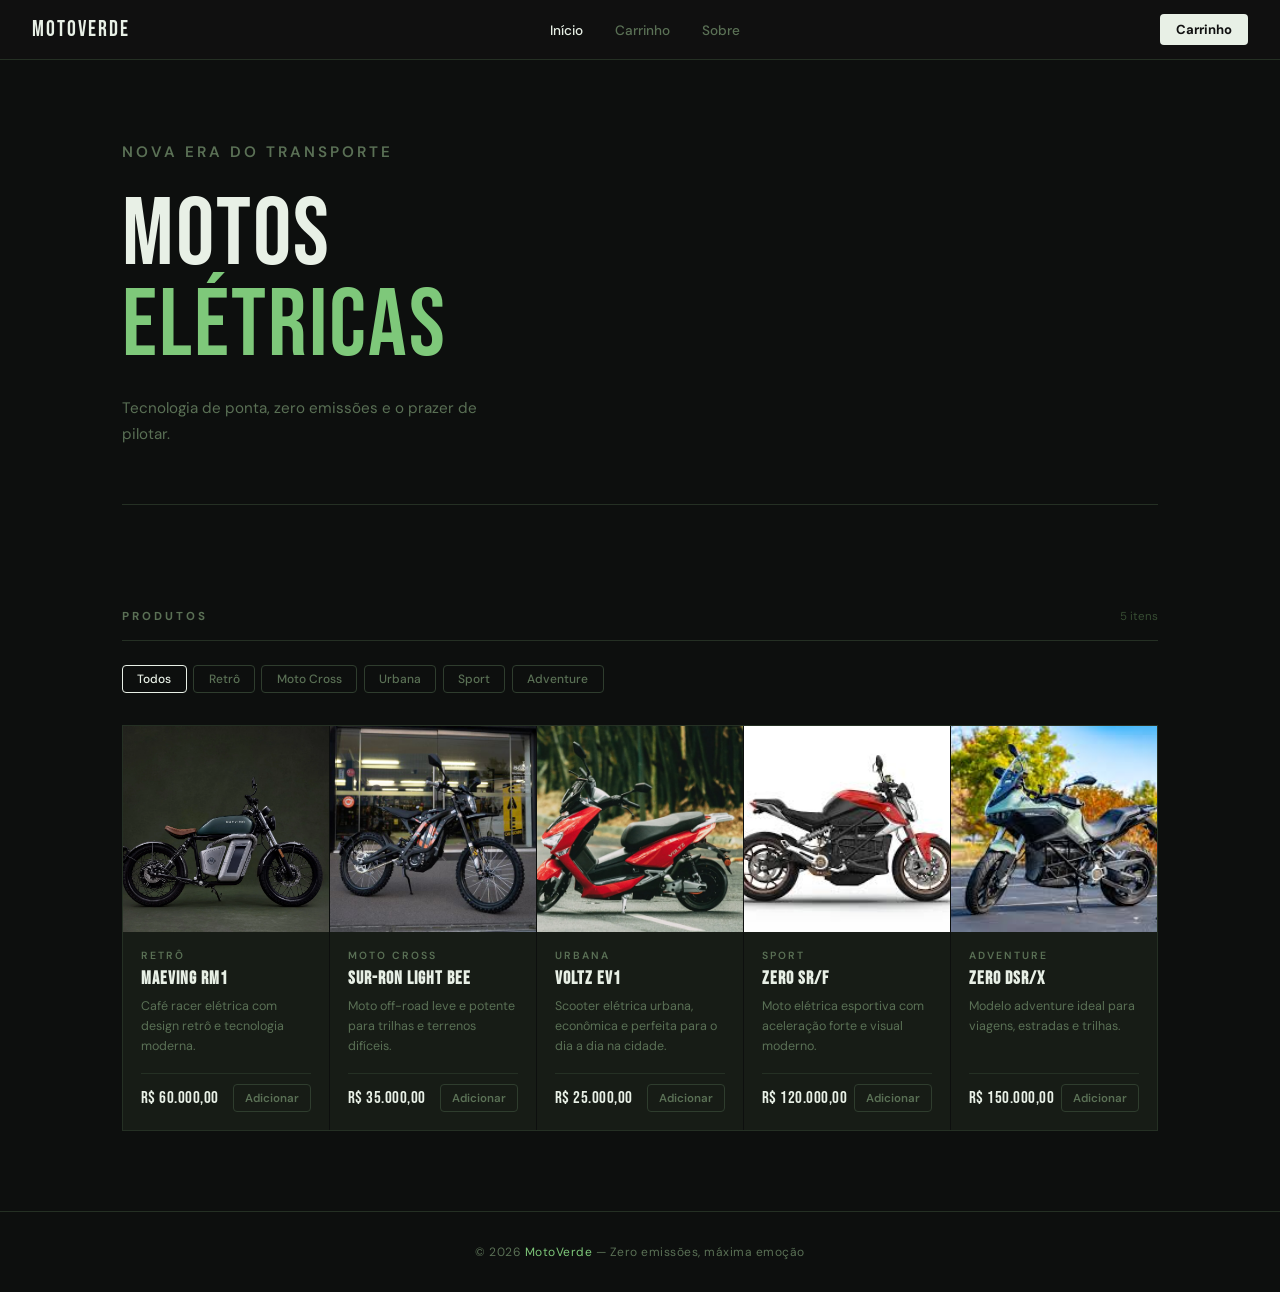
<file: index.html>
<!DOCTYPE html>
<html lang="pt-BR">
<head>
  <meta charset="UTF-8"/>
  <meta name="viewport" content="width=device-width, initial-scale=1.0"/>
  <title>MotoVerde — Motos Elétricas</title>
  <link rel="stylesheet" href="src/css/estilo.css"/>
</head>
<body>

  <div class="toast" id="toast"></div>

  <nav>
    <a href="index.html" class="nav-logo">Moto<span>Verde</span></a>
    <ul class="nav-links">
      <li><a href="index.html" class="ativo">Início</a></li>
      <li><a href="pages/loja.html">Carrinho</a></li>
      <li><a href="pages/sobre.html">Sobre</a></li>
    </ul>
    <a href="pages/loja.html" class="nav-cart">
      Carrinho <span class="cart-badge" id="badge" style="display:none">0</span>
    </a>
  </nav>

  <div class="hero">
    <p class="hero-eyebrow">Nova era do transporte</p>
    <h1>MOTOS<br><em>ELÉTRICAS</em></h1>
    <p>Tecnologia de ponta, zero emissões e o prazer de pilotar.</p>
    <div class="hero-divider"></div>
  </div>

  <section class="secao">
    <div class="secao-header">
      <span class="secao-titulo">Produtos</span>
      <span class="secao-count" id="count-label"></span>
    </div>
    <div class="filtros" id="filtros"></div>
    <div class="grid" id="grid-produtos"></div>
  </section>

  <footer><p>© 2026 <span>MotoVerde</span> — Zero emissões, máxima emoção</p></footer>

  <script src="src/js/script.js"></script>
</body>
</html>
</file>
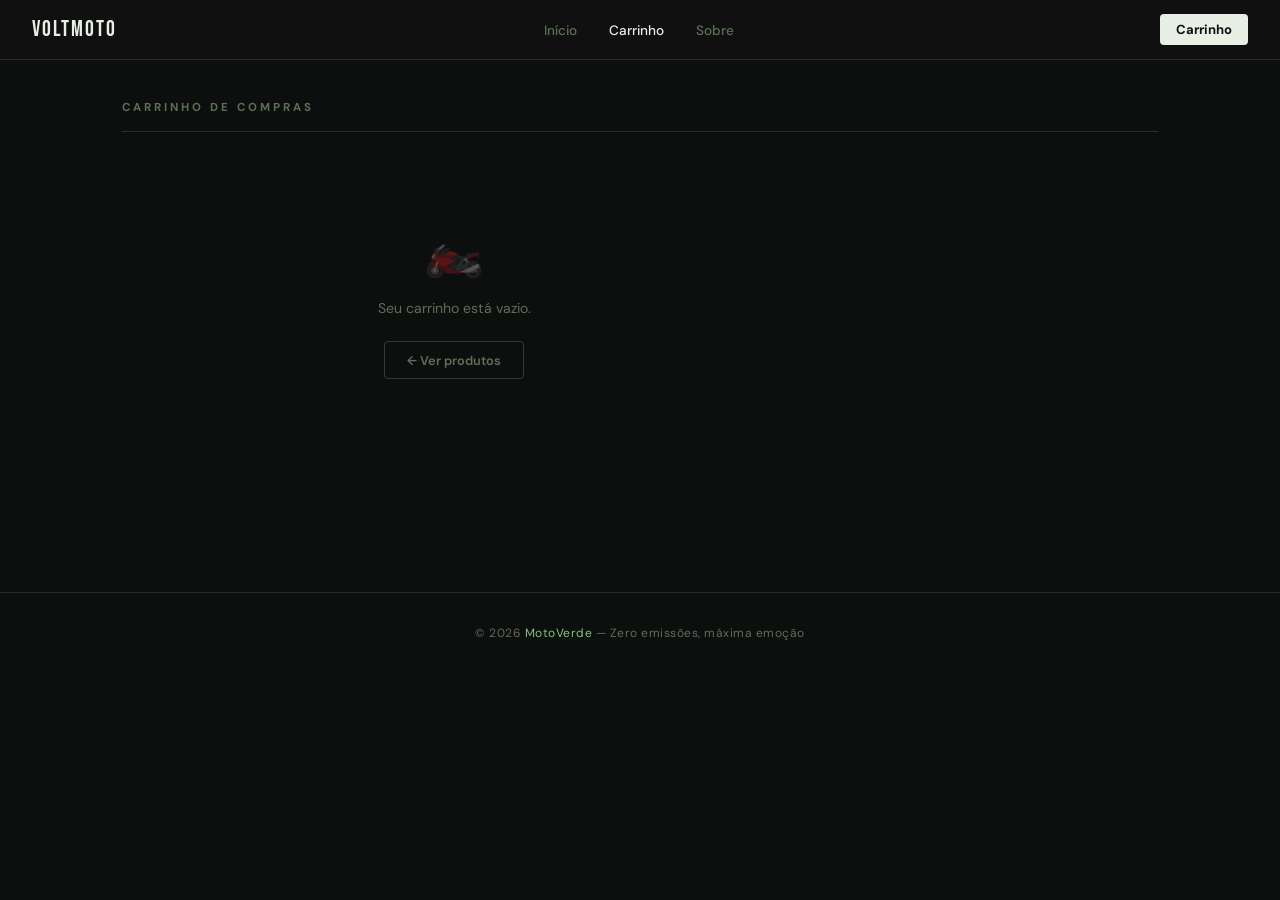
<file: pages/loja.html>
<!DOCTYPE html>
<html lang="pt-BR">
<head>
  <meta charset="UTF-8"/>
  <meta name="viewport" content="width=device-width, initial-scale=1.0"/>
  <title>VoltMoto — Carrinho</title>
  <link rel="stylesheet" href="../src/css/estilo.css"/>
</head>
<body>
 
  <div class="toast" id="toast"></div>
 
  <nav>
    <a href="../index.html" class="nav-logo">VOLT<span>MOTO</span></a>
    <ul class="nav-links">
      <li><a href="../index.html">Início</a></li>
      <li><a href="loja.html" class="ativo">Carrinho</a></li>
      <li><a href="sobre.html">Sobre</a></li>
    </ul>
    <a href="loja.html" class="nav-cart">
      Carrinho <span class="cart-badge" id="badge">0</span>
    </a>
  </nav>
 
  <section class="secao">
    <div class="secao-header">
      <span class="secao-titulo">Carrinho de Compras</span>
    </div>
    <div class="carrinho-layout">
      <ul class="carrinho-lista" id="carrinho-lista"></ul>
      <aside id="resumo-container">
        <div class="resumo-box">
          <h3>Resumo do Pedido</h3>
          <div class="resumo-linha">
            <span class="rl">Subtotal</span>
            <span class="rv" id="subtotal-valor">R$ 0,00</span>
          </div>
          <div class="resumo-linha">
            <span class="rl">Desconto (10%)</span>
            <span class="rv" id="desconto-valor">R$ 0,00</span>
          </div>
          <div class="resumo-total">
            <span class="rl">Total</span>
            <span id="total-valor">R$ 0,00</span>
          </div>
          <button class="btn-desc" id="btn-desconto">Aplicar cupom 10% OFF</button>
          <button class="btn-fin" id="btn-finalizar">Finalizar Compra</button>
        </div>
      </aside>
    </div>
  </section>
 
  <footer><p>© 2026 <span>MotoVerde</span> — Zero emissões, máxima emoção</p></footer>
 
  <script src="../src/js/script.js"></script>
</body>
</html>
</file>
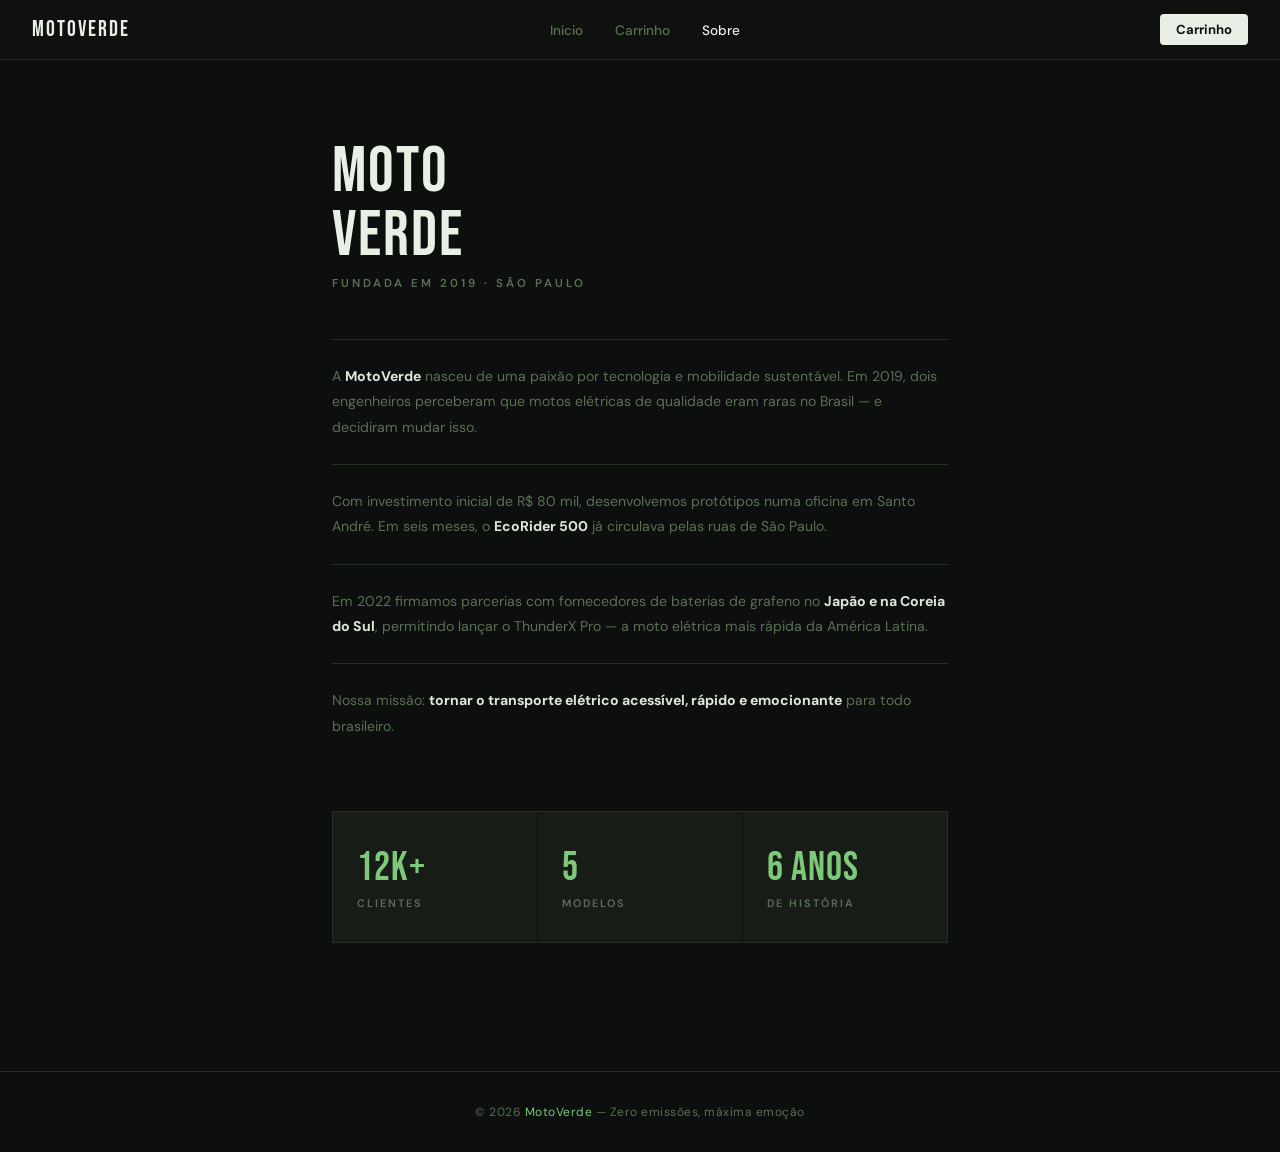
<file: pages/sobre.html>
<!DOCTYPE html>
<html lang="pt-BR">
<head>
  <meta charset="UTF-8"/>
  <meta name="viewport" content="width=device-width, initial-scale=1.0"/>
  <title>VoltMoto — Sobre</title>
  <link rel="stylesheet" href="../src/css/estilo.css"/>
</head>
<body>

  <nav>
    <a href="../index.html" class="nav-logo">Moto<span>Verde</span></a>
    <ul class="nav-links">
      <li><a href="../index.html">Início</a></li>
      <li><a href="loja.html">Carrinho</a></li>
      <li><a href="sobre.html" class="ativo">Sobre</a></li>
    </ul>
    <a href="loja.html" class="nav-cart">Carrinho</a>
  </nav>

  <div class="sobre">
    <h2>MOTO<br>VERDE</h2>
    <span class="sobre-sub">Fundada em 2019 · São Paulo</span>
    <div class="sobre-bloco"><p>A <strong>MotoVerde</strong> nasceu de uma paixão por tecnologia e mobilidade sustentável. Em 2019, dois engenheiros perceberam que motos elétricas de qualidade eram raras no Brasil — e decidiram mudar isso.</p></div>
    <div class="sobre-bloco"><p>Com investimento inicial de R$ 80 mil, desenvolvemos protótipos numa oficina em Santo André. Em seis meses, o <strong>EcoRider 500</strong> já circulava pelas ruas de São Paulo.</p></div>
    <div class="sobre-bloco"><p>Em 2022 firmamos parcerias com fornecedores de baterias de grafeno no <strong>Japão e na Coreia do Sul</strong>, permitindo lançar o ThunderX Pro — a moto elétrica mais rápida da América Latina.</p></div>
    <div class="sobre-bloco"><p>Nossa missão: <strong>tornar o transporte elétrico acessível, rápido e emocionante</strong> para todo brasileiro.</p></div>
    <div class="sobre-nums">
      <div class="num-card"><span class="n">12K+</span><span class="nl">Clientes</span></div>
      <div class="num-card"><span class="n">5</span><span class="nl">Modelos</span></div>
      <div class="num-card"><span class="n">6 anos</span><span class="nl">de história</span></div>
    </div>
  </div>

  <footer><p>© 2026 <span>MotoVerde</span> — Zero emissões, máxima emoção</p></footer>

  <script src="../src/js/script.js"></script>
</body>
</html>
</file>
<file: src/css/estilo.css>
@import url('https://fonts.googleapis.com/css2?family=Bebas+Neue&family=DM+Sans:ital,opsz,wght@0,9..40,300;0,9..40,400;0,9..40,500;1,9..40,300&display=swap');
 
:root {
  --bg:        #0d0f0e;
  --bg2:       #131712;
  --card:      #171c16;
  --border:    #253024;
  --border2:   #2f3d2e;
  --texto:     #dde8db;
  --suave:     #5a7055;
  --suave2:    #374d33;
  --branco:    #e8f0e6;
  --acento:    #7ec87a;
  --destaque:  #a8d8a4;
  --radius:    4px;
  --radius-lg: 12px;
}
*, *::before, *::after { margin: 0; padding: 0; box-sizing: border-box; }
html { scroll-behavior: smooth; }
body {
  font-family: 'DM Sans', sans-serif;
  background: var(--bg);
  color: var(--texto);
  min-height: 100vh;
  -webkit-font-smoothing: antialiased;
}
 
/* ── NAV ── */
nav {
  height: 60px;
  border-bottom: 1px solid var(--border);
  display: flex;
  align-items: center;
  justify-content: space-between;
  padding: 0 2rem;
  position: sticky;
  top: 0;
  z-index: 200;
  background: rgba(17,17,17,0.97);
  backdrop-filter: blur(12px);
}
.nav-logo {
  font-family: 'Bebas Neue', sans-serif;
  font-size: 1.4rem;
  text-decoration: none;
  color: var(--branco);
  letter-spacing: 2px;
}
.nav-links { list-style: none; display: flex; gap: 2rem; }
.nav-links a {
  color: var(--suave);
  text-decoration: none;
  font-size: 0.85rem;
  font-weight: 500;
  transition: color 0.15s;
}
.nav-links a:hover, .nav-links a.ativo { color: var(--branco); }
.nav-cart {
  background: var(--branco);
  color: #111;
  border: none;
  padding: 0.45rem 1rem;
  border-radius: var(--radius);
  font-family: 'DM Sans', sans-serif;
  font-weight: 700;
  font-size: 0.82rem;
  cursor: pointer;
  display: flex;
  align-items: center;
  gap: 0.5rem;
  transition: opacity 0.2s;
  text-decoration: none;
}
.nav-cart:hover { opacity: 0.85; }
.cart-badge {
  background: #111;
  color: #fff;
  border-radius: var(--radius);
  width: 18px; height: 18px;
  display: flex; align-items: center; justify-content: center;
  font-size: 0.7rem; font-weight: 900;
}
 
/* ── HERO ── */
.hero { padding: 5rem 2rem 4rem; max-width: 1100px; margin: 0 auto; }
.hero-eyebrow {
  font-size: 0.72rem; font-weight: 600; text-transform: uppercase;
  letter-spacing: 3px; color: var(--suave); margin-bottom: 1.5rem;
}
.hero h1 {
  font-family: 'Bebas Neue', sans-serif;
  font-size: clamp(3rem, 8vw, 6rem);
  font-weight: 400; line-height: 0.95;
  letter-spacing: 2px; color: var(--branco); margin-bottom: 1.5rem;
}
.hero h1 em { font-style: normal; color: var(--acento); }
.hero p { font-size: 0.95rem; color: var(--suave); max-width: 400px; line-height: 1.7; }
.hero-divider { width: 100%; height: 1px; background: var(--border); margin: 3.5rem 0 0; }
 
/* ── SEÇÃO ── */
.secao { max-width: 1100px; margin: 0 auto; padding: 2.5rem 2rem 5rem; }
.secao-header {
  display: flex; align-items: baseline; justify-content: space-between;
  margin-bottom: 1.5rem; padding-bottom: 1rem; border-bottom: 1px solid var(--border);
}
.secao-titulo { font-size: 0.72rem; font-weight: 700; text-transform: uppercase; letter-spacing: 3px; color: var(--suave); }
.secao-count { font-size: 0.72rem; color: var(--suave2); }
 
/* ── FILTROS ── */
.filtros { display: flex; gap: 0.4rem; margin-bottom: 2rem; flex-wrap: wrap; }
.filtro-btn {
  background: transparent; border: 1px solid var(--border2);
  color: var(--suave); padding: 0.3rem 0.9rem;
  border-radius: var(--radius); font-family: 'DM Sans', sans-serif;
  font-weight: 500; font-size: 0.75rem; cursor: pointer; transition: all 0.15s;
}
.filtro-btn.ativo, .filtro-btn:hover { border-color: var(--branco); color: var(--branco); }
 
/* ── GRID ── */
.grid {
  display: grid;
  grid-template-columns: repeat(auto-fill, minmax(200px, 1fr));
  gap: 1px; border: 1px solid var(--border);
}
 
/* ── CARD ── */
.card { background: var(--card); display: flex; flex-direction: column; transition: background 0.2s; animation: fadeUp 0.4s ease both; }
.card:hover { background: #202020; }
@keyframes fadeUp { from { opacity: 0; transform: translateY(14px); } to { opacity: 1; transform: translateY(0); } }
.card-img { width: 100%; aspect-ratio: 1; background: var(--bg2); display: flex; align-items: center; justify-content: center; font-size: 3.5rem; overflow: hidden; }
.card-img img { width: 100%; height: 100%; object-fit: cover; display: block; }
.card-body { padding: 1.1rem; display: flex; flex-direction: column; flex: 1; gap: 0.45rem; }
.card-badge { font-size: 0.65rem; font-weight: 600; text-transform: uppercase; letter-spacing: 2px; color: var(--suave); }
.card-nome { font-family: 'Bebas Neue', sans-serif; font-size: 1.15rem; color: var(--branco); line-height: 1.1; letter-spacing: 1px; }
.card-desc { font-size: 0.78rem; color: var(--suave); line-height: 1.6; flex: 1; }
.card-footer { display: flex; align-items: center; justify-content: space-between; margin-top: 0.6rem; padding-top: 0.6rem; border-top: 1px solid var(--border); }
.card-preco { font-family: 'Bebas Neue', sans-serif; font-size: 1.05rem; color: var(--branco); letter-spacing: 0.5px; }
.card-btn {
  background: transparent; border: 1px solid var(--border2);
  color: var(--suave); padding: 0.35rem 0.7rem;
  font-family: 'DM Sans', sans-serif; font-weight: 600; font-size: 0.72rem;
  cursor: pointer; border-radius: var(--radius); transition: all 0.15s;
}
.card-btn:hover { border-color: var(--branco); color: var(--branco); }
.card-btn.adicionado { border-color: var(--acento); color: var(--acento); }
 
/* ── TOAST ── */
.toast {
  position: fixed; bottom: 1.5rem; left: 50%;
  transform: translateX(-50%) translateY(80px); opacity: 0;
  background: var(--branco); color: #111;
  padding: 0.65rem 1.25rem; border-radius: var(--radius-lg);
  font-weight: 700; font-size: 0.85rem; z-index: 9999;
  transition: all 0.3s cubic-bezier(.34,1.56,.64,1); white-space: nowrap;
}
.toast.show { transform: translateX(-50%) translateY(0); opacity: 1; }
 
/* ── CARRINHO PAGE (loja.html) ── */
.carrinho-layout { display: grid; grid-template-columns: 1fr 340px; gap: 2rem; align-items: start; }
@media (max-width: 860px) { .carrinho-layout { grid-template-columns: 1fr; } }
.carrinho-lista { list-style: none; display: flex; flex-direction: column; gap: 0.75rem; }
.carrinho-item {
  display: flex; align-items: center; gap: 1rem;
  padding: 1rem; border: 1px solid var(--border);
  border-radius: var(--radius-lg); background: var(--card); transition: border-color 0.15s;
}
.carrinho-item:hover { border-color: var(--border2); }
.item-img { width: 60px; height: 60px; border-radius: var(--radius); background: var(--bg2); flex-shrink: 0; display: flex; align-items: center; justify-content: center; font-size: 1.8rem; overflow: hidden; }
.item-img img { width: 100%; height: 100%; object-fit: cover; display: block; }
.item-info { flex: 1; }
.item-nome { font-family: 'Bebas Neue', sans-serif; font-size: 1rem; letter-spacing: 1px; color: var(--branco); }
.item-qtd { font-size: 0.75rem; color: var(--suave); margin-top: 2px; }
.item-valor { font-family: 'Bebas Neue', sans-serif; font-size: 1.05rem; color: var(--branco); white-space: nowrap; }
 
/* ── RESUMO ── */
.resumo-box {
  border: 1px solid var(--border); border-radius: var(--radius-lg);
  padding: 1.5rem; background: var(--card); position: sticky; top: 80px;
}
.resumo-box h3 { font-family: 'Bebas Neue', sans-serif; font-size: 1rem; letter-spacing: 2px; text-transform: uppercase; color: var(--suave); margin-bottom: 1.5rem; }
.resumo-linha { display: flex; justify-content: space-between; align-items: center; padding: 0.6rem 0; border-bottom: 1px solid var(--border); }
.resumo-linha:last-of-type { border-bottom: none; }
.resumo-linha .rl { font-size: 0.72rem; font-weight: 600; text-transform: uppercase; letter-spacing: 1.5px; color: var(--suave); }
.resumo-linha .rv { font-size: 0.85rem; font-weight: 600; color: var(--texto); }
.resumo-linha .rv.verde { color: var(--acento); }
.resumo-total { display: flex; justify-content: space-between; align-items: baseline; padding: 1rem 0; border-top: 1px solid var(--border2); margin-top: 0.5rem; }
.resumo-total .rl { font-size: 0.68rem; font-weight: 700; text-transform: uppercase; letter-spacing: 2px; color: var(--suave); }
#total-valor { font-family: 'Bebas Neue', sans-serif; font-size: 2rem; color: var(--branco); letter-spacing: 1px; transition: color 0.3s; }
#total-valor.com-desconto { color: var(--destaque); }
.btn-desc {
  width: 100%; margin-top: 1rem; margin-bottom: 0.5rem; padding: 0.7rem;
  background: transparent; border: 1px solid var(--border2);
  color: var(--suave); font-family: 'DM Sans', sans-serif; font-weight: 600;
  font-size: 0.75rem; text-transform: uppercase; letter-spacing: 1px;
  cursor: pointer; border-radius: var(--radius); transition: all 0.15s;
}
.btn-desc:hover:not(:disabled) { border-color: var(--branco); color: var(--branco); }
.btn-desc:disabled { opacity: 0.3; cursor: not-allowed; }
.btn-fin {
  width: 100%; padding: 0.82rem; background: var(--branco); border: none;
  color: #111; font-family: 'DM Sans', sans-serif; font-weight: 700;
  font-size: 0.88rem; cursor: pointer; border-radius: var(--radius); transition: opacity 0.15s;
}
.btn-fin:hover { opacity: 0.85; }
.carrinho-vazio { text-align: center; padding: 4rem 1rem; color: var(--suave); }
.carrinho-vazio span { font-size: 3rem; display: block; margin-bottom: 1rem; opacity: 0.3; }
.carrinho-vazio p { font-size: 0.88rem; margin-bottom: 1.5rem; }
.carrinho-vazio a {
  display: inline-block; padding: 0.6rem 1.4rem;
  border: 1px solid var(--border2); color: var(--suave);
  text-decoration: none; border-radius: var(--radius);
  font-size: 0.8rem; font-weight: 600; transition: all 0.15s;
}
.carrinho-vazio a:hover { border-color: var(--branco); color: var(--branco); }
 
/* ── SOBRE ── */
.sobre { max-width: 680px; margin: 0 auto; padding: 5rem 2rem; }
.sobre h2 { font-family: 'Bebas Neue', sans-serif; font-size: clamp(2.5rem,6vw,4rem); font-weight: 400; letter-spacing: 2px; color: var(--branco); margin-bottom: 0.5rem; line-height: 1; }
.sobre-sub { font-size: 0.72rem; color: var(--suave); text-transform: uppercase; letter-spacing: 3px; font-weight: 600; margin-bottom: 3rem; display: block; }
.sobre-bloco { border-top: 1px solid var(--border); padding: 1.5rem 0; font-size: 0.88rem; color: var(--suave); line-height: 1.8; }
.sobre-bloco strong { color: var(--texto); }
.sobre-nums { display: grid; grid-template-columns: repeat(3,1fr); gap: 1px; border: 1px solid var(--border); margin: 3rem 0; }
.num-card { padding: 2rem 1.5rem; background: var(--card); }
.num-card .n { font-family: 'Bebas Neue', sans-serif; font-size: 2.5rem; color: var(--acento); display: block; letter-spacing: 1px; }
.num-card .nl { font-size: 0.68rem; color: var(--suave); text-transform: uppercase; letter-spacing: 2px; font-weight: 600; margin-top: 0.25rem; display: block; }
 
/* ── FOOTER ── */
footer { border-top: 1px solid var(--border); padding: 2rem; text-align: center; color: var(--suave); font-size: 0.75rem; letter-spacing: 0.5px; }
footer span { color: var(--acento); }
</file>
